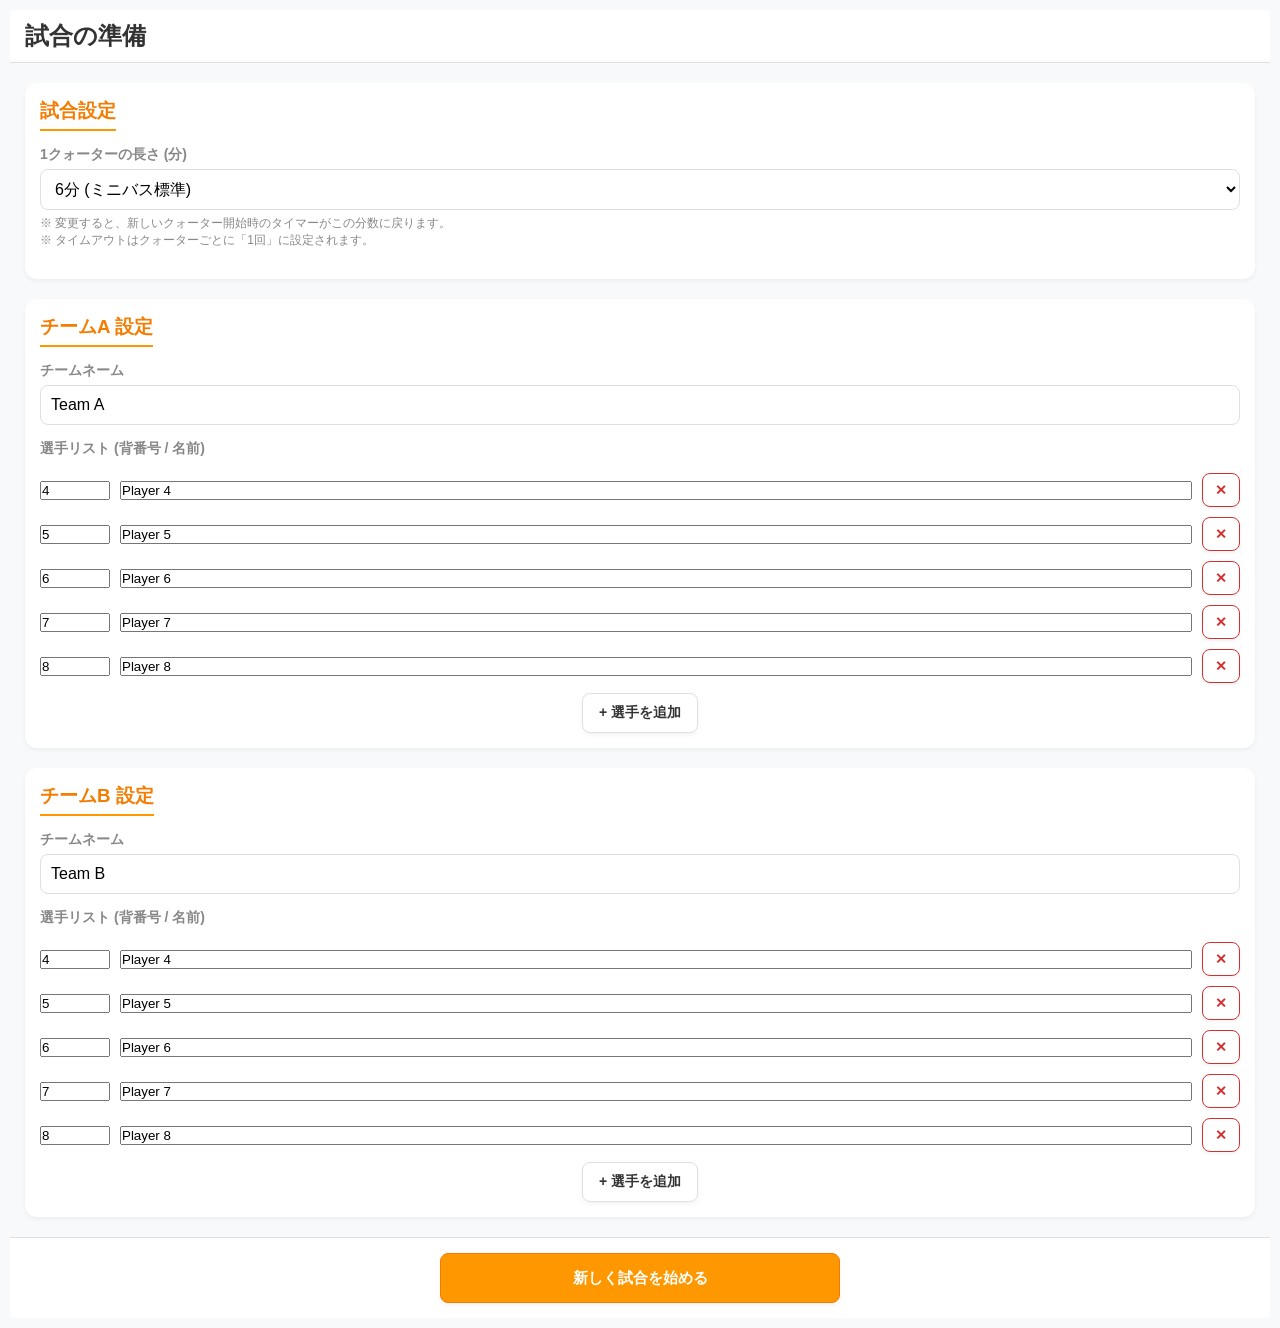
<file: index.html>
<!DOCTYPE html>
<html lang="ja">
<head>
    <meta charset="UTF-8">
    <meta name="viewport" content="width=device-width, initial-scale=1.0, maximum-scale=1.0, user-scalable=no, viewport-fit=cover">
    <title>バスケスタッツトラッカー - トップ画面</title>
    <link rel="stylesheet" href="styles.css">
    <style>
        /* Settings specific styles */
        .settings-header {
            display: flex;
            justify-content: space-between;
            align-items: center;
            padding: 10px 15px;
            background-color: var(--surface-color);
            border-bottom: 1px solid var(--border-color);
            margin-bottom: 20px;
        }
        .settings-container {
            padding: 0 15px;
            overflow-y: auto;
            flex-grow: 1;
        }
        .team-settings {
            background-color: var(--surface-color);
            border-radius: var(--radius-md);
            padding: 15px;
            margin-bottom: 20px;
            box-shadow: var(--shadow-sm);
        }
        .team-settings h3 {
            margin-bottom: 15px;
            color: var(--primary-dark);
            border-bottom: 2px solid var(--primary-color);
            padding-bottom: 5px;
            display: inline-block;
        }
        .input-group {
            margin-bottom: 15px;
        }
        .input-group label {
            display: block;
            margin-bottom: 5px;
            font-size: 14px;
            color: var(--text-muted);
            font-weight: bold;
        }
        .input-group input {
            width: 100%;
            padding: 10px;
            border: 1px solid var(--border-color);
            border-radius: var(--radius-sm);
            font-size: 16px;
        }
        .player-row {
            display: flex;
            gap: 10px;
            margin-bottom: 10px;
            align-items: center;
        }
        .player-row input[type="number"] {
            width: 70px;
        }
        .player-row input[type="text"] {
            flex-grow: 1;
        }
        .btn-remove-player {
            background-color: transparent;
            color: #d32f2f;
            border: 1px solid #d32f2f;
            padding: 8px 12px;
            border-radius: var(--radius-sm);
        }
        .add-player-wrapper {
            margin-top: 10px;
            text-align: center;
        }
        .save-footer {
            padding: 15px;
            background-color: var(--surface-color);
            border-top: 1px solid var(--border-color);
            text-align: center;
        }
    </style>
</head>
<body>
    <header class="settings-header">
        <h2 style="margin: 0;">試合の準備</h2>
    </header>

    <main class="settings-container" id="settings-form">
        <!-- 試合設定 -->
        <section class="team-settings" id="game-settings-section">
            <h3>試合設定</h3>
            <div class="input-group">
                <label for="quarter-length">1クォーターの長さ (分)</label>
                <select id="quarter-length" style="width: 100%; padding: 10px; border: 1px solid var(--border-color); border-radius: var(--radius-sm); font-size: 16px; background-color: white;">
                    <option value="5">5分 (ミニバス一部)</option>
                    <option value="6" selected>6分 (ミニバス標準)</option>
                    <option value="8">8分 (中学生)</option>
                    <option value="10">10分 (高校生・一般)</option>
                </select>
                <div style="font-size: 12px; color: var(--text-muted); margin-top: 5px;">
                    ※ 変更すると、新しいクォーター開始時のタイマーがこの分数に戻ります。<br>
                    ※ タイムアウトはクォーターごとに「1回」に設定されます。
                </div>
            </div>
        </section>

        <!-- JavaScript will inject team settings here -->
    </main>

    <footer class="save-footer">
        <button class="btn btn-primary btn-action" id="btn-resume-game" style="width: 100%; max-width: 400px; height: 50px; margin-bottom: 15px; display: none; background-color: var(--secondary-color);">▶ 中断している試合を再開する</button>
        <button class="btn btn-primary btn-action" id="btn-start-game" style="width: 100%; max-width: 400px; height: 50px;">新しく試合を始める</button>
    </footer>

    <script src="index.js"></script>
</body>
</html>
</file>
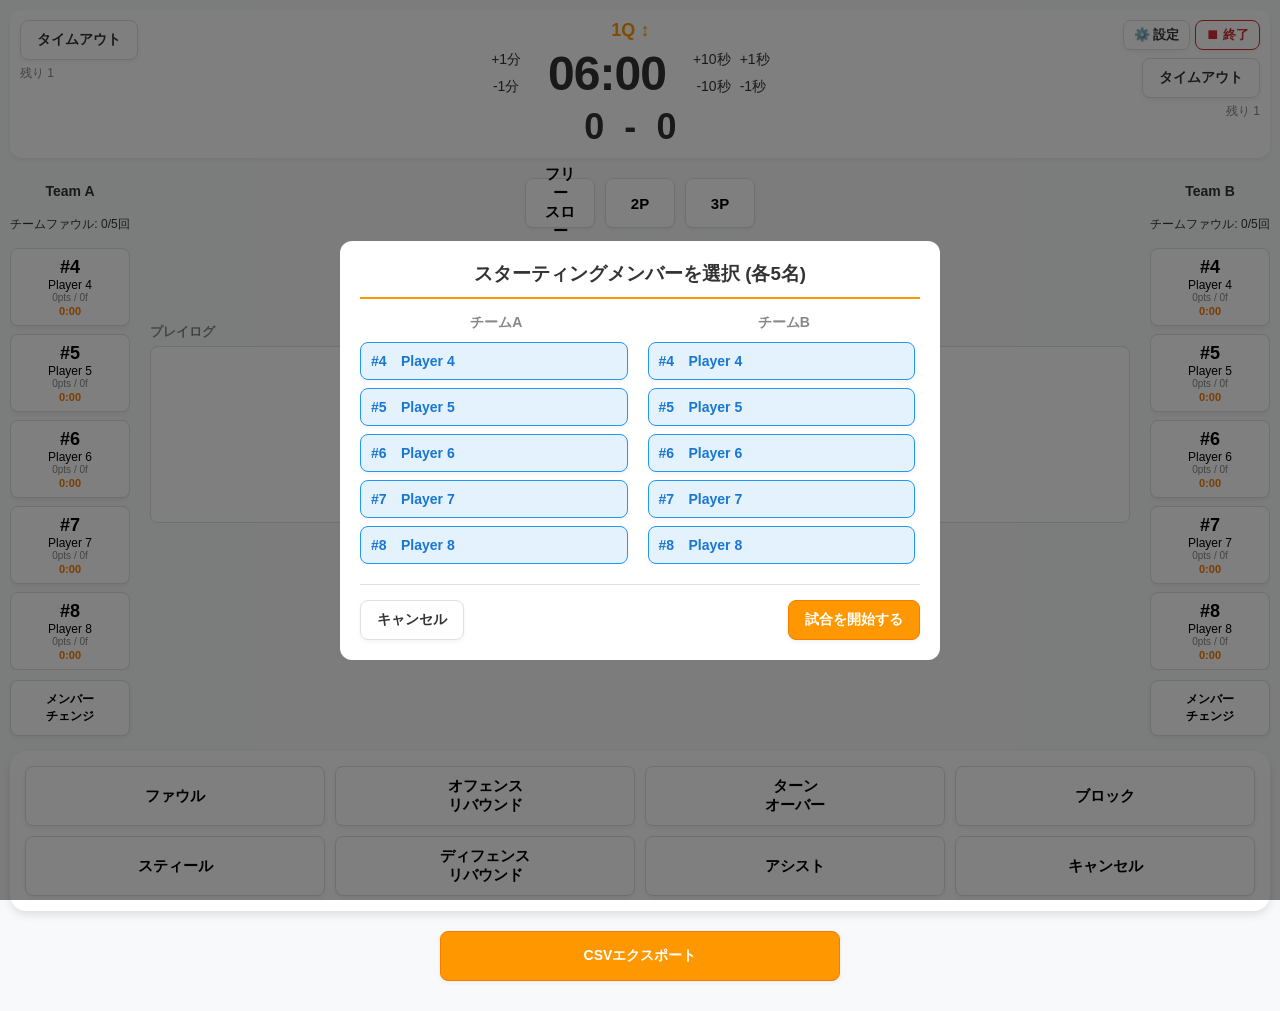
<file: game.html>
<!DOCTYPE html>
<html lang="ja">
<head>
    <meta charset="UTF-8">
    <meta name="viewport" content="width=device-width, initial-scale=1.0, maximum-scale=1.0, user-scalable=no, viewport-fit=cover">
    <title>バスケスタッツトラッカー</title>
    <link rel="manifest" href="manifest.json">
    <meta name="apple-mobile-web-app-capable" content="yes">
    <meta name="apple-mobile-web-app-status-bar-style" content="black-translucent">
    <meta name="apple-mobile-web-app-title" content="バスケスタッツ">
    <link rel="stylesheet" href="styles.css">
</head>
<body>
    <!-- ヘッダーエリア (スコア・タイマー) -->
    <header class="header">
        <div class="header-left">
            <button class="btn btn-outline" id="btn-timeout-a">タイムアウト</button>
            <div class="timeout-count">残り <span id="timeout-count-a">3</span></div>
        </div>
        
        <div class="header-center">
            <div class="quarter-selector">
                <span id="current-quarter">1Q</span>
                <span class="icon-updown">↕</span>
            </div>
            <div class="timer-area">
                <div style="display: flex; gap: 5px; flex-direction: column; align-items: center;">
                    <button class="btn-timer-adjust" id="btn-timer-plus-min" style="font-size: 14px; padding: 2px;">+1分</button>
                    <button class="btn-timer-adjust" id="btn-timer-minus-min" style="font-size: 14px; padding: 2px;">-1分</button>
                </div>
                <div class="timer-display" id="timer-display">10:00</div>
                <div style="display: flex; gap: 5px; flex-direction: column; align-items: center;">
                    <div style="display: flex; gap: 5px;">
                        <button class="btn-timer-adjust" id="btn-timer-plus-10sec" style="font-size: 14px; padding: 2px;">+10秒</button>
                        <button class="btn-timer-adjust" id="btn-timer-plus-sec" style="font-size: 14px; padding: 2px;">+1秒</button>
                    </div>
                    <div style="display: flex; gap: 5px;">
                        <button class="btn-timer-adjust" id="btn-timer-minus-10sec" style="font-size: 14px; padding: 2px;">-10秒</button>
                        <button class="btn-timer-adjust" id="btn-timer-minus-sec" style="font-size: 14px; padding: 2px;">-1秒</button>
                    </div>
                </div>
            </div>
            <div class="score-display">
                <span id="score-a" class="score">0</span>
                <span class="score-separator">-</span>
                <span id="score-b" class="score">0</span>
            </div>
        </div>

        <div class="header-right">
            <div class="btn-wrapper-right" style="display:flex; flex-direction:column; gap:8px; align-items:flex-end;">
                <div style="display: flex; gap: 5px;">
                    <button class="btn btn-outline" id="btn-settings" style="padding: 5px 10px; font-size: 13px;">⚙️ 設定</button>
                    <button class="btn btn-outline" id="btn-end-match" style="padding: 5px 10px; font-size: 13px; color: #d32f2f; border-color: #d32f2f;">⏹ 終了</button>
                </div>
                <button class="btn btn-outline" id="btn-timeout-b">タイムアウト</button>
            </div>
            <div class="timeout-count text-right">残り <span id="timeout-count-b">3</span></div>
        </div>
    </header>

    <!-- メインコンテンツ -->
    <main class="main-content">
        <!-- チームA（左側） -->
        <section class="team-panel team-a" id="panel-team-a">
            <h2 contenteditable="true" class="team-name" id="team-name-a">チームA</h2>
            <div id="team-foul-a" class="team-foul" style="text-align: center; font-size: 12px; margin-bottom: 5px;">チームファウル: 0/5回</div>
            <div class="player-grid" id="player-grid-a">
                <!-- JavaScriptで生成 -->
            </div>
            <button class="btn btn-member-change" onclick="openSubModal('A')">メンバー<br>チェンジ</button>
        </section>

        <!-- アクションとログエリア（中央） -->
        <section class="center-panel" style="display: flex; flex-direction: column; align-items: center; gap: 20px;">
            <div class="action-panel-top" style="display: flex; flex-direction: column; align-items: center; gap: 15px; width: 100%;">
                <div class="shot-types">
                    <button class="btn btn-action shot-btn" data-shot="ft">フリー<br>スロー</button>
                    <button class="btn btn-action shot-btn" data-shot="2p">2P</button>
                    <button class="btn btn-action shot-btn" data-shot="3p">3P</button>
                </div>
                <div class="shot-outcomes">
                    <button class="btn btn-action outcome-btn" data-outcome="success">成功</button>
                    <button class="btn btn-action outcome-btn" data-outcome="fail">失敗</button>
                </div>
            </div>

            <!-- 最近のプレイログ（スクロール可能リスト） -->
            <div class="play-log-container" style="width: 100%; flex-grow: 1; max-height: 200px; display: flex; flex-direction: column;">
                <div style="font-size: 13px; font-weight: bold; margin-bottom: 5px; color: var(--text-muted);">プレイログ</div>
                <div id="play-log-list" style="overflow-y: auto; flex-grow: 1; border: 1px solid var(--border-color); border-radius: var(--radius-sm); padding: 5px; background: var(--surface-color);">
                    <!-- JavaScriptで複数行のログを生成 -->
                </div>
            </div>
        </section>

        <!-- チームB（右側） -->
        <section class="team-panel team-b" id="panel-team-b">
            <h2 contenteditable="true" class="team-name" id="team-name-b">チームB</h2>
            <div id="team-foul-b" class="team-foul" style="text-align: center; font-size: 12px; margin-bottom: 5px;">チームファウル: 0/5回</div>
            <div class="player-grid" id="player-grid-b">
                <!-- JavaScriptで生成 -->
            </div>
            <button class="btn btn-member-change" onclick="openSubModal('B')">メンバー<br>チェンジ</button>
        </section>
    </main>

    <!-- アクションエリア（下部） -->
    <section class="action-panel-bottom">
        <div class="action-grid">
            <button class="btn btn-action" data-action="foul">ファウル</button>
            <button class="btn btn-action" data-action="oreb">オフェンス<br>リバウンド</button>
            <button class="btn btn-action" data-action="to">ターン<br>オーバー</button>
            <button class="btn btn-action" data-action="blk">ブロック</button>
            
            <button class="btn btn-action" data-action="stl">スティール</button>
            <button class="btn btn-action" data-action="dreb">ディフェンス<br>リバウンド</button>
            <button class="btn btn-action" data-action="ast">アシスト</button>
            <button class="btn btn-action" id="btn-cancel-action">キャンセル</button>
        </div>
    </section>

    <div class="footer-actions">
        <button class="btn btn-primary" id="btn-export-csv" style="width: 100%; max-width: 400px; height: 50px;">CSVエクスポート</button>
    </div>

    <!-- メンバーチェンジ モーダル -->
    <div id="sub-modal" class="modal-overlay" style="display: none;">
        <div class="modal-content">
            <h3 id="sub-modal-title">メンバーチェンジ (チーム)</h3>
            
            <div class="sub-columns">
                <!-- コート上の選手 -->
                <div class="sub-column">
                    <h4>コート上 (OUT)</h4>
                    <div id="sub-list-court" class="sub-list">
                        <!-- JS generated -->
                    </div>
                </div>
                <!-- ベンチの選手 -->
                <div class="sub-column">
                    <h4>ベンチ (IN)</h4>
                    <div id="sub-list-bench" class="sub-list">
                        <!-- JS generated -->
                    </div>
                </div>
            </div>

            <div class="modal-actions">
                <button class="btn btn-outline" onclick="closeSubModal()">キャンセル</button>
                <button class="btn btn-primary" id="btn-confirm-sub">交代を確定</button>
            </div>
        </div>
    </div>

    <!-- クォーター更新時 メンバー確認・変更モーダル -->
    <div id="quarter-sub-modal" class="modal-overlay" style="display: none;">
        <div class="modal-content" style="max-width: 600px;">
            <h3 id="quarter-modal-title">次のクォーターの出場メンバーを選択 (各5名)</h3>
            
            <div class="sub-columns">
                <!-- チームAの選手 -->
                <div class="sub-column">
                    <h4 id="quarter-modal-team-a-name">チームA</h4>
                    <div id="quarter-list-a" class="sub-list">
                        <!-- JS generated -->
                    </div>
                </div>
                <!-- チームBの選手 -->
                <div class="sub-column">
                    <h4 id="quarter-modal-team-b-name">チームB</h4>
                    <div id="quarter-list-b" class="sub-list">
                        <!-- JS generated -->
                    </div>
                </div>
            </div>

            <div class="modal-actions">
                <button class="btn btn-outline" onclick="closeQuarterModal()">キャンセル</button>
                <button class="btn btn-primary" id="btn-confirm-quarter">クォーターを開始する</button>
            </div>
        </div>
    </div>

    <script src="app.js"></script>
    <script>
        if ('serviceWorker' in navigator) {
            window.addEventListener('load', () => {
                navigator.serviceWorker.register('./sw.js').then(registration => {
                    console.log('SW registered: ', registration.scope);
                }).catch(registrationError => {
                    console.log('SW registration failed: ', registrationError);
                });
            });
        }
    </script>
</body>
</html>
</file>
<file: styles.css>
:root {
    --primary-color: #ff9800; /* Orange reminiscent of basketball */
    --primary-dark: #f57c00;
    --bg-color: #f8f9fa;
    --surface-color: #ffffff;
    --text-main: #333333;
    --text-muted: #888888;
    --border-color: #e0e0e0;
    --active-bg: #e3f2fd;
    --active-border: #2196f3;
    
    --secondary-color: #2e7d32; /* Green for resume button */
    
    --radius-sm: 8px;
    --radius-md: 12px;
    --radius-lg: 16px;
    
    --shadow-sm: 0 2px 4px rgba(0,0,0,0.05);
    --shadow-md: 0 4px 8px rgba(0,0,0,0.1);
}

* {
    box-sizing: border-box;
    margin: 0;
    padding: 0;
    -webkit-tap-highlight-color: transparent; /* iPad tap styling off */
}

body {
    font-family: -apple-system, BlinkMacSystemFont, "Segoe UI", Roboto, Helvetica, Arial, sans-serif;
    background-color: var(--bg-color);
    color: var(--text-main);
    display: flex;
    flex-direction: column;
    min-height: 100vh;
    min-height: 100dvh; /* Dynamic viewport height for iOS */
    padding: 10px;
}

/* Typography & General Utils */
button {
    font-family: inherit;
    cursor: pointer;
    border: none;
    background: none;
    outline: none;
    transition: all 0.1s ease;
}
button:active {
    transform: scale(0.96);
}

.text-right { text-align: right; }

/* Buttons */
.btn {
    display: inline-flex;
    align-items: center;
    justify-content: center;
    padding: 10px 16px;
    border-radius: var(--radius-sm);
    font-weight: 600;
    font-size: 14px;
    background-color: var(--surface-color);
    border: 1px solid var(--border-color);
    box-shadow: var(--shadow-sm);
    user-select: none;
}
.btn-outline {
    background-color: transparent;
    color: var(--text-main);
}
.btn-primary {
    background-color: var(--primary-color);
    color: white;
    border-color: var(--primary-dark);
}
.btn-action {
    height: 60px;
    font-size: 15px;
}
.btn.selected {
    background-color: var(--active-bg);
    border-color: var(--active-border);
    color: #1976d2;
}

/* Layout */
.app-header {
    display: flex;
    justify-content: space-between;
    align-items: center;
    padding: 10px;
    background-color: var(--surface-color);
    border-radius: var(--radius-md);
    box-shadow: var(--shadow-sm);
    margin-bottom: 10px; /* Reduced gap since there are two headers now */
}
.app-header h1 {
    font-size: 1.2rem;
    margin: 0;
    color: var(--primary-dark);
}

.header {
    display: flex;
    justify-content: space-between;
    align-items: flex-start;
    padding: 10px;
    background-color: var(--surface-color);
    border-radius: var(--radius-md);
    box-shadow: var(--shadow-sm);
    margin-bottom: 20px;
}

/* Header Center - Timer & Score */
.header-center {
    display: flex;
    flex-direction: column;
    align-items: center;
}
.quarter-selector {
    color: var(--primary-color);
    font-weight: bold;
    font-size: 18px;
    margin-bottom: 5px;
}
.timer-area {
    display: flex;
    align-items: center;
    gap: 15px;
    margin-bottom: 5px;
}
.timer-display {
    font-size: 48px;
    font-weight: 800;
    font-variant-numeric: tabular-nums;
    letter-spacing: -1px;
    cursor: pointer;
    padding: 0 10px;
    border-radius: var(--radius-sm);
    transition: background-color 0.2s, color 0.2s;
}
.timer-display.running {
    color: #d32f2f; /* Red to indicate time is active */
    background-color: #ffebee;
}
.btn-timer-adjust {
    font-size: 32px;
    color: var(--text-main);
    background: none;
    padding: 5px;
}
.score-display {
    font-size: 36px;
    font-weight: 800;
}
.score-separator {
    margin: 0 10px;
}

/* Header Side - Timeouts */
.timeout-count {
    font-size: 12px;
    color: var(--text-muted);
    margin-top: 5px;
}

/* Main Content Area */
.main-content {
    display: grid;
    grid-template-columns: 80px 1fr 80px; /* Adjust based on iPad space */
    gap: 15px;
    flex-grow: 1;
    margin-bottom: 15px;
}

@media (min-width: 768px) {
    /* More space on iPads */
    .main-content {
        grid-template-columns: 120px 1fr 120px;
        gap: 20px;
    }
}

/* Team Panels */
.team-panel {
    display: flex;
    flex-direction: column;
    gap: 10px;
}
.team-name {
    font-size: 14px;
    text-align: center;
    padding: 5px;
    border-bottom: 2px solid transparent;
}
.team-name:focus {
    border-bottom-color: var(--primary-color);
    outline: none;
}
.player-grid {
    display: flex;
    flex-direction: column;
    gap: 8px;
    flex-grow: 1;
    overflow-y: auto;
}
.player-btn {
    display: flex;
    flex-direction: column;
    align-items: center;
    justify-content: center;
    padding: 8px 5px;
    background-color: var(--surface-color);
    border: 1px solid var(--border-color);
    border-radius: var(--radius-sm);
    box-shadow: var(--shadow-sm);
    min-height: 60px;
    transition: all 0.1s ease;
}
.player-btn.active {
    background-color: var(--active-bg);
    border-color: var(--active-border);
    box-shadow: 0 0 0 2px var(--active-border);
    transform: scale(0.98);
}
.player-btn.active .player-number {
    color: #1976d2;
}
.player-number {
    font-size: 18px;
    font-weight: bold;
}
.player-name {
    font-size: 12px;
    font-weight: normal;
    white-space: nowrap;
    overflow: hidden;
    text-overflow: ellipsis;
    max-width: 100%;
}
.player-stats {
    font-size: 10px;
    color: var(--text-muted);
}
.player-time {
    font-size: 11px;
    color: var(--primary-dark);
    font-weight: bold;
    margin-top: 2px;
}
/* Foul Alerts */
.foul-warning {
    background-color: #fffde7 !important;
    border-color: #fbc02d !important;
    color: #f57f17 !important;
}
.foul-danger {
    background-color: #ffebee !important;
    border-color: #d32f2f !important;
    color: #c62828 !important;
}

.btn-member-change {
    margin-top: auto;
    font-size: 12px;
    padding: 10px 5px;
}

/* Center Panel (Actions & Log) */
.center-panel {
    flex: 2;
    background-color: transparent;
}

.shot-types, .shot-outcomes {
    display: flex;
    justify-content: center;
    gap: 10px;
    width: 100%;
}

/* Play Log List */
.play-log-item {
    display: grid;
    grid-template-columns: 1fr auto 1fr;
    gap: 10px;
    align-items: center;
    padding: 5px 0;
    border-bottom: 1px solid var(--border-color);
    font-size: 12px;
}
.play-log-item:last-child {
    border-bottom: none;
}
.log-time {
    text-align: center;
    color: var(--primary-dark);
    font-weight: bold;
    white-space: nowrap;
}
.log-side {
    display: flex;
    align-items: center;
    justify-content: space-between;
    overflow: hidden;
    width: 100%;
}
.log-text {
    flex-grow: 1;
    white-space: nowrap;
    overflow: hidden;
    text-overflow: ellipsis;
}
.btn-log-undo {
    background: none;
    border: none;
    font-size: 14px;
    color: #f44336;
    padding: 2px 5px;
    flex-shrink: 0;
}

.shot-types .btn { width: 70px; height: 50px; }

/* Recent Play & Undo */
.recent-play-bar {
    display: flex;
    align-items: center;
    justify-content: center;
    padding: 10px;
    background-color: var(--surface-color);
    border-radius: var(--radius-md);
    margin-bottom: 15px;
    font-size: 14px;
    box-shadow: var(--shadow-sm);
}
#recent-play-text {
    flex-grow: 1;
    margin-left: 10px;
    font-weight: 500;
}
.btn-icon {
    font-size: 20px;
    padding: 5px;
}

/* Action Bottom Grid */
.action-panel-bottom {
    background-color: var(--surface-color);
    padding: 15px;
    border-radius: var(--radius-lg);
    box-shadow: var(--shadow-md);
    margin-bottom: 20px;
}
.action-grid {
    display: grid;
    grid-template-columns: repeat(4, 1fr);
    gap: 10px;
}

/* Footer Export */
.footer-actions {
    text-align: center;
    padding-bottom: 20px;
}

/* Modal */
.modal-overlay {
    position: fixed;
    top: 0; left: 0; right: 0; bottom: 0;
    background-color: rgba(0,0,0,0.5);
    display: flex;
    justify-content: center;
    align-items: center;
    z-index: 1000;
}
.modal-content {
    background-color: var(--surface-color);
    padding: 20px;
    border-radius: var(--radius-md);
    width: 90%;
    max-width: 500px;
    max-height: 90vh;
    display: flex;
    flex-direction: column;
}
.modal-content h3 {
    text-align: center;
    margin-bottom: 15px;
    border-bottom: 2px solid var(--primary-color);
    padding-bottom: 10px;
}
.sub-columns {
    display: flex;
    gap: 15px;
    flex-grow: 1;
    overflow: hidden;
}
.sub-column {
    flex: 1;
    display: flex;
    flex-direction: column;
}
.sub-column h4 {
    font-size: 14px;
    text-align: center;
    margin-bottom: 10px;
    color: var(--text-muted);
}
.sub-list {
    display: flex;
    flex-direction: column;
    gap: 8px;
    overflow-y: auto;
    flex-grow: 1;
    padding-right: 5px;
}
.sub-btn {
    text-align: left;
    padding: 10px;
    justify-content: flex-start;
}
.modal-actions {
    display: flex;
    justify-content: space-between;
    margin-top: 20px;
    padding-top: 15px;
    border-top: 1px solid var(--border-color);
}
</file>
